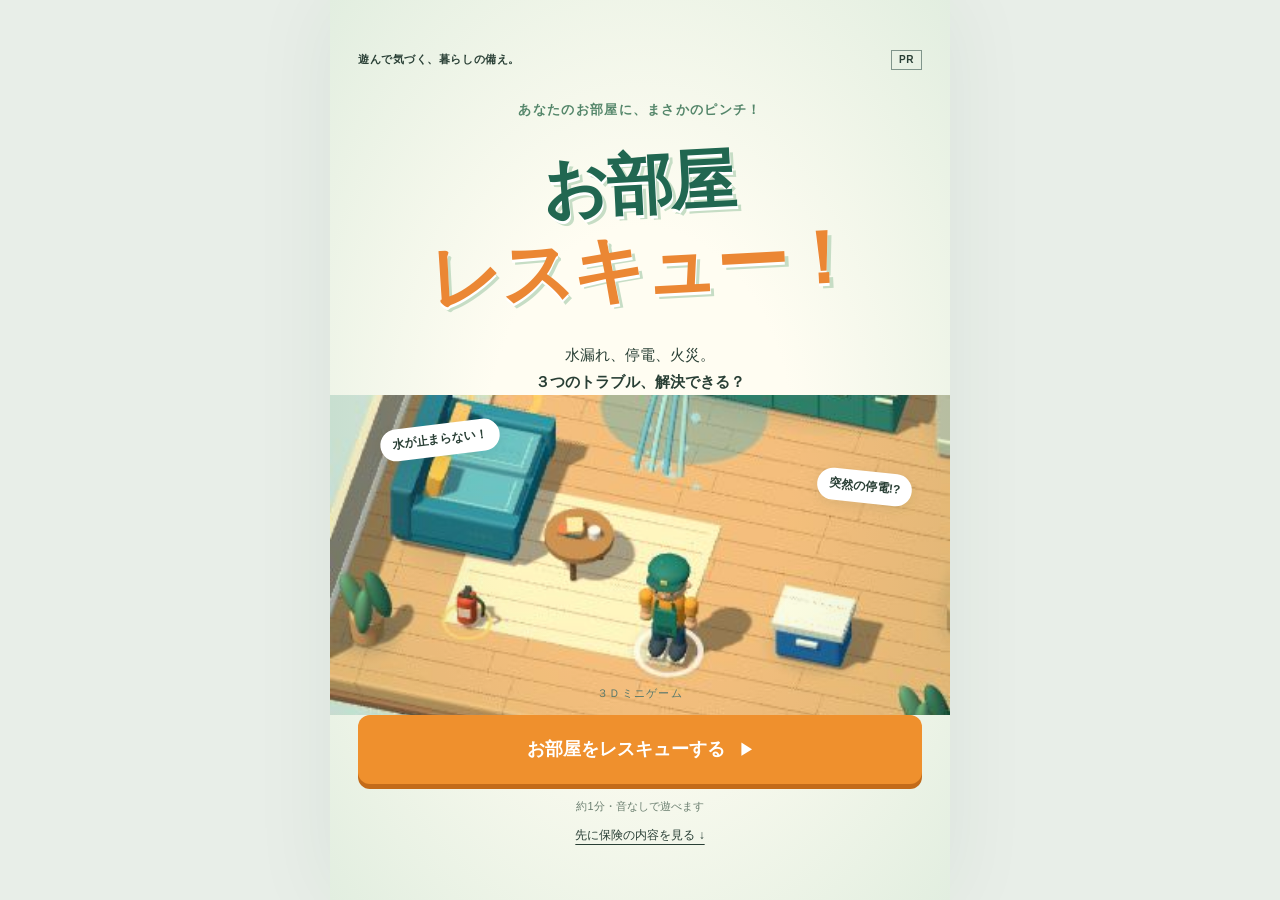
<file: index.html>
<!doctype html><html lang="ja"><head><meta charset="utf-8"><meta name="viewport" content="width=device-width,initial-scale=1"><title>お部屋レスキュー！｜もしものあとも、いつもの暮らしへ。</title><meta name="description" content="3Dミニゲームでお部屋のトラブルを体験。賃貸の暮らしを支える、自分サイズの家財保険をご紹介します。"><link rel="stylesheet" href="lp.css?v=20261005"></head><body>
<main class="page"><section class="hero" id="top"><div class="hero-top"><span>遊んで気づく、暮らしの備え。</span><span class="pr">PR</span></div><p class="eyebrow">あなたのお部屋に、まさかのピンチ！</p><h1>お部屋<span>レスキュー！</span></h1><p class="hero-copy">水漏れ、停電、火災。<br><strong>３つのトラブル、解決できる？</strong></p><div class="room-wrap"><img src="assets/room.jpg" alt="家具や家電が並ぶ、ゲームの3Dのお部屋" class="room"><span class="bubble b1">水が止まらない！</span><span class="bubble b2">突然の停電!?</span><span class="room-tag">３Ｄミニゲーム</span></div><button class="play" id="start">お部屋をレスキューする <span>▶</span></button><p class="play-note">約1分・音なしで遊べます</p><a href="#story" class="skip" id="skip">先に保険の内容を見る ↓</a></section>
<div id="details" hidden><section class="offer-first section" id="offer"><p class="eyebrow" id="result">トラブルのあとにも、備えを。</p><p class="offer-kicker">賃貸物件のトラブルに備える</p><h2>自分サイズの<br><span>家財保険</span></h2><p class="offer-sub">セブン-イレブンオリジナル商品</p><div class="offer-price"><span>保険料〈保険期間2年・一時払〉</span><strong>7,000<small>円〜</small></strong></div><p class="offer-benefit">いまの家財保険、見直してみませんか？<br><b>自分に合うプランで、保険料を抑えられるかも。</b></p><a class="cta" href="https://www.7-insurance.jp/lp/sej_mysizekazai/">保険料・補償内容を確認する <span>›</span></a><p class="offer-foot">（生活あんしん総合保険）家財の保険金額100万円のプランから</p><a class="skip" href="#story">ゲームで起きたトラブル、その後は？ ↓</a></section><section class="story section" id="story"><p class="eyebrow">ゲームの、その先のお話。</p><h2>トラブルは止めても、<br><em>損害は残る。</em></h2><p class="lead">いつもの部屋に戻すには、<br>修理や買い替えが必要になることも。</p><div class="accidents"><article><img src="assets/item-img-07.svg" alt="近隣住民への賠償" loading="lazy"><div><span>水漏れのあと</span><h3>下の階のお部屋は？</h3><p>自分の部屋だけでなく、近隣への賠償が必要になることも。</p></div></article><article><img src="assets/item-img-02.svg" alt="落雷" loading="lazy"><div><span>落雷のあと</span><h3>壊れた家電は？</h3><p>電気が戻っても、故障した家電の修理・買い替えは別の問題。</p></div></article><article><img src="assets/item-img-01.svg" alt="火災" loading="lazy"><div><span>火災のあと</span><h3>家具や、お部屋の壁は？</h3><p>大切な家財の損害や、大家さんへの賠償に備えたい。</p></div></article></div><p class="note">ゲームは演出です。描写した損害すべてが補償されるものではありません。実際の事故時は身の安全を最優先にしてください。</p></section>
<section class="protection section"><p class="eyebrow">そこで、暮らしにこんな備え。</p><h2>自分の持ちものも、<br>誰かへの賠償も。</h2><div class="coverage"><article><img src="assets/item-img-11.png" alt="家具や家電などの家財" loading="lazy"><span>01</span><h3>家財への備え</h3><p>家具・家電・衣服など、<br>自分の持ちものの損害に。</p></article><article><img src="assets/item-img-05.svg" alt="お部屋での事故" loading="lazy"><span>02</span><h3>賠償への備え</h3><p>大家さんや近隣の方への<br>賠償責任に。</p></article></div><p class="note">補償には条件・限度額があります。詳細は公式サイトの重要事項説明書・ご契約のしおり（普通保険約款）をご確認ください。</p></section>
<section class="product section" id="product"><p class="eyebrow">賃貸住宅にお住まいの方へ</p><img class="product-title" src="assets/product-title.png" alt="セブン-イレブンオリジナル商品 自分サイズの家財保険" loading="lazy"><p class="product-sub">（生活あんしん総合保険）</p><div class="price"><span>保険期間 <b>2年</b>で</span><strong>7,000<small>円〜</small></strong><p>1日あたり 約<strong>9.6</strong>円〜</p></div><div class="features"><article><b>01</b><div><h3>必要な補償額を、自分で選べる。</h3><p>持ちものや暮らしに合わせて、4つのプランから。</p></div></article><article><b>02</b><div><h3>WEBで最短3分のお手続き。</h3><p>スマホから、いつでもどこでもお申込み。</p></div></article><article><b>03</b><div><h3>引っ越し先でも、そのまま。</h3><p>お引越し時は住所変更のお手続きでOK。</p></div></article></div><a class="cta" href="https://www.7-insurance.jp/lp/sej_mysizekazai/">保険料・補償内容を確認する <span>›</span></a><p class="under-cta">公式サイトで自分に合うプランをチェック</p></section>
<section class="switching section"><p class="eyebrow">不動産会社で加入したままの方へ</p><h2>家財保険を見直して、<br><em>保険料を抑えられるかも。</em></h2><p>入居時に不動産会社を通じて加入した家財保険。<br>そのまま更新する前に、保険料と補償内容を比べてみませんか？</p><div class="switch-card"><b>持ちものに合った補償額を選ぶ。</b><p>「自分サイズの家財保険」は、4つのプランから選べます。自分に合うプランへの切り替えで、今より保険料を抑えられる可能性があります。</p></div><p class="note">現在のご契約・選ぶプランによっては保険料が安くならない場合があります。切り替え前に、補償内容・保険期間・賃貸借契約で必要な保険金額をご確認ください。</p><a class="cta" href="https://www.7-insurance.jp/lp/sej_mysizekazai/">自分に合うプランを確認する <span>›</span></a></section><section class="plans section"><p class="eyebrow">持ちものの金額に合わせて。</p><h2>あなたに合う、<br>「自分サイズ」を。</h2><table><caption>選べる4つのプラン〈保険期間2年〉</caption><thead><tr><th>プラン</th><th>家財の保険金額</th><th>一時払保険料</th></tr></thead><tbody><tr><th>A</th><td>100万円</td><td>7,000円</td></tr><tr><th>B</th><td>300万円</td><td>10,000円</td></tr><tr><th>C</th><td>500万円</td><td>13,000円</td></tr><tr><th>D</th><td>700万円</td><td>16,000円</td></tr></tbody></table><p class="note">賠償の保険金額は各プラン1,000万円。賃貸借契約で保険金額が定められている場合がありますので、ご確認ください。</p><div class="closing"><h2>もしものあとも、<br>いつもの暮らしへ。</h2><a class="cta" href="https://www.7-insurance.jp/lp/sej_mysizekazai/">自分に合う備えを見てみる <span>›</span></a></div><button class="replay" id="replay">もう一度ゲームで遊ぶ ↻</button></section><footer><p>引受保険会社：アイアル少額短期保険株式会社</p><p>このページは商品の概要を紹介するものです。<br>ご契約にあたっては公式サイトで最新の条件をご確認ください。</p></footer></div></main>
<div class="game-modal" id="gameModal" hidden><button class="exit" id="exit">ゲームを終了して説明へ ›</button><iframe id="game" title="お部屋レスキュー 3Dゲーム"></iframe></div><div class="sticky" id="sticky" hidden><a class="cta" href="https://www.7-insurance.jp/lp/sej_mysizekazai/">保険料・補償内容を見る <span>›</span></a></div><script src="lp.js?v=20261005b"></script></body></html>
</file>
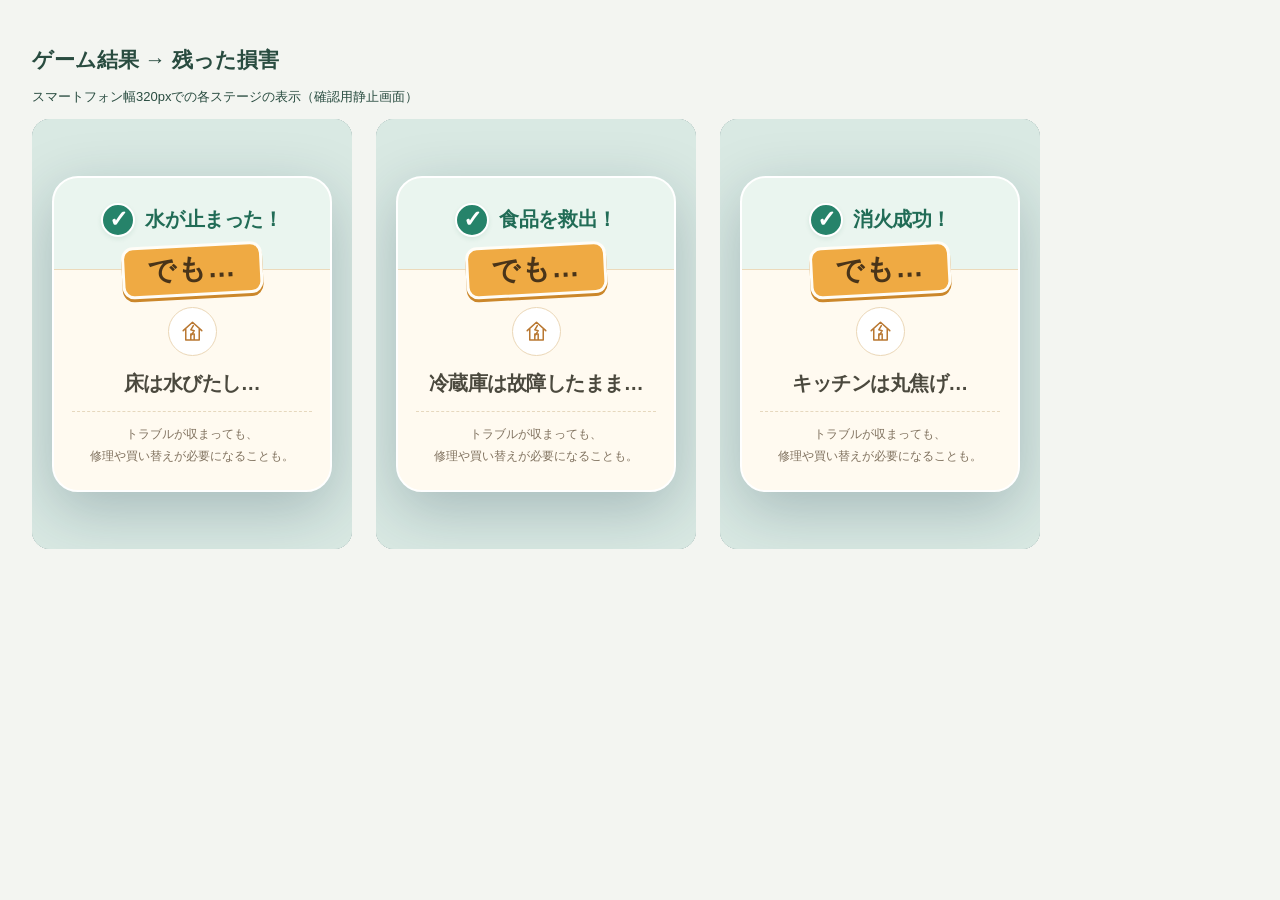
<file: result-preview.html>
<!doctype html><html lang="ja"><meta charset="utf-8"><meta name="viewport" content="width=device-width,initial-scale=1"><title>結果カード デザイン確認</title><style>body{margin:0;padding:32px;background:#f3f5f1;color:#294c40;font-family:Meiryo,sans-serif}h1{font-size:21px}p{font-size:13px}.cards{display:flex;gap:24px;flex-wrap:wrap}iframe{border:0;border-radius:18px;width:320px;height:430px}</style><h1>ゲーム結果 → 残った損害</h1><p>スマートフォン幅320pxでの各ステージの表示（確認用静止画面）</p><div class="cards"><iframe title="水が止まった！" srcdoc="&lt;style&gt;
*{box-sizing:border-box;-webkit-tap-highlight-color:transparent}html,body{margin:0;width:100%;height:100%;overflow:hidden;overscroll-behavior:none;background:#153944;font-family:&quot;Hiragino Kaku Gothic ProN&quot;,Meiryo,sans-serif;color:#173d46}button,a{font:inherit}button{cursor:pointer}#app{position:relative;width:100%;max-width:620px;height:100%;height:100dvh;margin:auto;overflow:hidden;background:#d7e9e4;touch-action:none;user-select:none;-webkit-user-select:none;-webkit-touch-callout:none}canvas{width:100%;height:100%;display:block}#hud{position:absolute;top:max(12px,env(safe-area-inset-top));left:18px;right:18px;pointer-events:none}.top{display:flex;justify-content:space-between;align-items:center}.logo{font-size:22px;font-weight:1000;letter-spacing:-1px;line-height:1.2;text-shadow:0 2px #fff}.logo small{display:block;font-size:10px;letter-spacing:2.6px;color:#4c8078}.time{background:#174650;color:white;border:3px solid white;border-radius:16px;min-width:64px;display:flex;align-items:baseline;justify-content:center;padding:7px 8px;box-shadow:0 3px 12px #23452c20;font-size:12px;font-weight:bold}.time b{font-size:26px;margin-right:3px}.time.urgent{background:#d65038;animation:beat .5s infinite alternate}.steps{display:flex;gap:6px;margin-top:11px}.step{flex:1;background:#ffffffa6;border-radius:9px;padding:7px 0;font-size:12px;font-weight:800;text-align:center;color:#698782}.step.active{background:#1e685f;color:#fff}.step.done{background:#9edcbf;color:#145d46}#mission{margin-top:9px;background:#fffffff5;border-radius:17px;padding:11px 14px;box-shadow:0 5px 15px #1a594017;border-left:5px solid #f3a536}#goal{font-size:18px;font-weight:900;line-height:1.4}#detail{font-size:13px;color:#526f72;line-height:1.6;margin-top:3px}.meterline{display:flex;align-items:center;gap:8px;margin-top:6px}.meterline span{font-size:11px;min-width:56px;color:#42776b;font-weight:700}#progress{height:7px;background:#dfede7;flex:1;border-radius:10px;overflow:hidden}#progress i{display:block;width:0;height:100%;background:#46ac80;border-radius:10px}.targetLabel{position:absolute;pointer-events:auto;cursor:pointer;transform:translate(-50%,-100%);border-radius:10px;border:2px solid white;background:#194c54;color:white;font-size:13px;font-weight:bold;padding:6px 10px;box-shadow:0 3px 12px #132c4035;white-space:nowrap}.targetLabel:after{content:&#x27;&#x27;;position:absolute;left:calc(50% - 5px);bottom:-11px;border:5px solid transparent;border-top-color:#fff}#controls{position:absolute;bottom:max(17px,env(safe-area-inset-bottom));left:22px;right:22px;display:flex;align-items:center;justify-content:space-between;gap:15px}#stick{width:108px;height:108px;flex:none;border:2px solid #ffffffbb;border-radius:50%;background:#ffffff45;position:relative;box-shadow:inset 0 2px 12px #49757325;touch-action:none}#stick:before{content:&#x27;移動&#x27;;position:absolute;top:-22px;width:100%;font-size:12px;text-align:center;font-weight:bold;color:#507770}#knob{width:51px;height:51px;border-radius:50%;background:#fff;border:5px solid #d6eae1;box-shadow:0 5px 12px #254a4430;position:absolute;left:calc(50% - 25.5px);top:calc(50% - 25.5px);pointer-events:none}#action{height:97px;width:116px;border-radius:24px;border:3px solid white;background:#ec9637;box-shadow:0 6px 0 #b76c28,0 8px 15px #49736730;color:white;font-weight:900;font-size:18px;line-height:1.5;touch-action:none}#action small{display:block;font-size:12px;font-weight:700}#action.ready{animation:ready 1s infinite alternate}#action.held{background:#cf731e;transform:translateY(4px);box-shadow:0 2px 0 #a75519}#action.waiting{background:#8aa89e;box-shadow:0 6px 0 #68847c;animation:none}#hint{position:absolute;bottom:147px;left:50%;transform:translateX(-50%);white-space:nowrap;font-size:14px;font-weight:800;color:#2d645e;text-align:center;padding:6px 12px;border-radius:12px;background:#ffffffb0;pointer-events:none}#pause{position:absolute;top:max(14px,env(safe-area-inset-top));right:93px;border:0;border-radius:12px;background:#ffffff99;width:33px;height:33px;color:#396c67;font-weight:bold;font-size:16px}#intro{position:absolute;inset:0;background:linear-gradient(#e6f1e560,#e6f1e570);display:flex;align-items:center;justify-content:center;pointer-events:none;z-index:4}#intro .card{padding:25px 24px 20px;max-width:370px;width:calc(100% - 44px);border:3px solid white;border-radius:30px;background:#fffffff0;box-shadow:0 16px 50px #28513c35;text-align:center}.eyebrow{font-size:11px;letter-spacing:2px;font-weight:900;color:#548c7b}h1{font-size:39px;letter-spacing:-2px;line-height:1.25;color:#195d5a;margin:8px 0 15px;text-shadow:2px 3px #d4eadb}h1 em{font-style:normal;color:#e39033}.introText{font-size:16px;line-height:1.8;margin:0}.count{display:inline-grid;place-content:center;font-size:26px;font-weight:900;background:#e8a241;border:3px solid #ffe7b0;border-radius:50%;width:51px;height:51px;color:white;margin:15px 0 6px}#intro small{display:block;font-size:12px;color:#6b817b}.flash{position:absolute;inset:0;background:#fff;opacity:0;pointer-events:none;z-index:2}#toast{position:absolute;left:50%;top:48%;transform:translate(-50%,-50%);background:white;color:#207459;border:2px solid #d1ecdf;font-size:20px;font-weight:900;white-space:nowrap;border-radius:17px;padding:12px 20px;box-shadow:0 8px 30px #214b3d33;opacity:0;pointer-events:none;z-index:3}#resolved{position:absolute;inset:0;display:none;align-items:center;justify-content:center;pointer-events:none;z-index:3}#resolved .panel{background:#fffffff2;box-shadow:0 12px 40px #153d4430;border-radius:24px;text-align:center;padding:20px 25px;width:calc(100% - 52px);max-width:390px}#resolved b{display:block;font-size:28px;color:#23835f}#resolved p{font-size:16px;margin:8px 0 0;line-height:1.8;color:#536971}.stamp{display:inline-grid;place-content:center;width:48px;height:48px;border-radius:50%;background:#d4f0de;color:#23835f;font-size:30px;font-weight:900;margin-bottom:7px}#end{position:absolute;inset:0;background:#e7f0e8ed;backdrop-filter:blur(5px);z-index:6;display:none;align-items:center;justify-content:center;flex-direction:column;padding:22px;gap:11px;text-align:center}#end h2{font-size:clamp(25px,7vw,34px);margin:0;line-height:1.45;letter-spacing:-1px}#result{font-size:14px;color:#397660;font-weight:bold}.damageRow{display:flex;gap:6px;width:100%;max-width:410px}.damageRow span{flex:1;background:#ffffffaf;border-radius:12px;padding:9px 3px;font-size:12px;line-height:1.7;color:#60665c}.damageRow b{font-size:14px;display:block;color:#465c55}.product{background:#fff;border-radius:24px;padding:18px;width:100%;max-width:410px;box-shadow:0 8px 24px #1c544714}.name{font-weight:900;font-size:21px}.price{font-size:14px;margin:7px 0 12px}.price strong{font-size:33px;letter-spacing:-1px;color:#287a57}.primary{display:block;width:100%;text-decoration:none;color:white;background:#e99230;border:0;border-radius:13px;padding:14px 5px;font-size:17px;font-weight:900;box-shadow:0 5px 0 #be6c21}.fine{font-size:11px;line-height:1.65;margin:0;color:#5e746e;max-width:410px}.secondary{border:0;background:none;color:#496f66;font-size:14px;text-decoration:underline;padding:9px}#pauseLayer{display:none;position:absolute;inset:0;z-index:9;background:#173f4888;align-items:center;justify-content:center}#resume{width:240px}#error{display:none;position:absolute;inset:0;background:white;padding:70px 25px;z-index:20;text-align:center}#caption{position:absolute;bottom:133px;right:22px;font-size:10px;color:#618177;pointer-events:none} @keyframes ready{to{box-shadow:0 6px 0 #b76c28,0 0 0 7px #f4b94b35}}@keyframes beat{to{transform:scale(1.04)}}@media(max-height:680px){#hud{top:9px;left:14px;right:14px}.logo{font-size:19px}.time{padding:4px 7px}.time b{font-size:23px}.steps{margin-top:7px}.step{padding:5px 0}#mission{margin-top:6px;padding:8px 10px}#goal{font-size:16px}#detail{font-size:12px}#controls{bottom:12px;left:18px;right:18px}#stick{width:85px;height:85px}#action{height:82px;width:104px;font-size:16px}#hint{bottom:113px;font-size:12px}#caption{display:none}#end{gap:7px;padding:15px}.product{padding:13px}#end h2{font-size:25px}.damageRow span{padding:5px 2px}.damageRow b{font-size:12px;white-space:nowrap}.price{margin:3px 0 9px}.fine{font-size:10px}.secondary{padding:6px}}

/* Compact end card using the official LP&#x27;s original first-view assets. */
#end{padding:clamp(12px,2.2vh,22px) 18px;gap:8px;background:linear-gradient(155deg,#e8f3e9f7,#fff9edfa);backdrop-filter:blur(8px)}
#end #result{font-size:12px;letter-spacing:.05em;color:#4e7866}
#end h2{font-size:clamp(25px,3.6vh,32px);line-height:1.32;margin:0;color:#1f5448}
.ctaBridge{font-size:13px;line-height:1.6;color:#58726b;margin:0}
.offerCard{width:100%;max-width:400px;background:white;border:1px solid #eadfc8;border-radius:23px;padding:14px 15px 10px;box-shadow:0 8px 28px #396c4715}
.fvArtwork{display:flex;align-items:center;flex-direction:column;gap:5px;width:100%;background:#fffdf6;border-radius:12px;padding:8px 0 3px}
.fvArtwork img{display:block;object-fit:contain;flex-shrink:0;width:100%;height:auto}
.fvArtwork .fvTitle{max-height:clamp(78px,14vh,118px)}
.fvArtwork .fvPrice{max-height:clamp(122px,24vh,203px)}
.offerBenefits{display:flex;justify-content:center;gap:0;padding:10px 0;font-size:12px;color:#537b66;line-height:1.6}
.offerBenefits span{width:50%;text-align:center;white-space:nowrap}
.offerBenefits span+span{border-left:1px solid #dce7d9}
.offerBenefits strong{display:block;font-size:15px;color:#237248;font-weight:900}
#end #cta{background:#008c43;box-shadow:0 5px 0 #006e35;border-radius:12px;font-size:16px;padding:14px 3px;white-space:nowrap}
#end #cta span{font-size:22px;line-height:0;vertical-align:-1px;margin-left:4px}
.offerAfter{font-size:11px;color:#67816f;margin:10px 0 0}
#end .fine{font-size:10px;line-height:1.55;max-width:400px;text-align:left;margin:0}
#end #replay{font-size:13px;padding:6px 12px;flex-shrink:0}
@media(max-height:680px){#end{gap:5px;padding:10px 14px}#end h2{font-size:24px}.ctaBridge{font-size:12px;line-height:1.5}.offerCard{padding:8px 11px 7px;border-radius:18px}.fvArtwork{padding:3px 0;gap:2px}#end #result{display:none}.fvArtwork .fvTitle{max-height:85px}.fvArtwork .fvPrice{max-height:134px}.offerBenefits{padding:6px 0}.offerBenefits strong{font-size:13px}#end #cta{padding:12px 2px;font-size:15px}.offerAfter{margin-top:8px;font-size:10px}#end #replay{padding:4px 10px}#end .fine{font-size:10px;line-height:1.4}}

/* Playable usability refinement */
#operationGuide{display:flex;align-items:center;gap:5px;margin-top:5px;font-size:12px;font-weight:800;color:#21755b;line-height:1.5}
.guideIcon{display:inline-block;font-size:18px;animation:guideTap 1.1s ease-in-out infinite}
@keyframes guideTap{50%{transform:translateY(3px) scale(.86)}}
#mission[data-stage=&quot;1&quot;] #operationGuide{color:#257198}
#toast{top:55px;transform:translateX(-50%);font-size:14px;padding:7px 12px;max-width:calc(100% - 24px);white-space:normal;text-align:center;box-shadow:0 3px 12px #214b3d25}
#hint{max-width:calc(100% - 20px);white-space:normal;width:max-content;line-height:1.5}
#hint.outOfRange{background:#fff0d7;color:#9b4d15;border:2px solid #eaa347}
#hint.hitting{background:#daf7e5;color:#167340;border:2px solid #43bd79}
#action.waiting{background:#4f9292;box-shadow:0 6px 0 #356b70;color:#fff}
#end .fine{font-size:12px;line-height:1.45}
#end #replay{font-size:14px;min-height:36px;padding:7px 12px}
.readablePrice{display:none;color:#167942;padding:5px 0;line-height:1.3}
.readablePrice span{display:block;font-size:12px}.readablePrice strong{display:block;font-size:34px;font-weight:900}.readablePrice small{font-size:18px}
#rotateNotice{display:none;position:absolute;inset:0;z-index:30;background:#edf5ec;flex-direction:column;align-items:center;justify-content:center;gap:12px;text-align:center;padding:20px}
#rotateNotice&gt;span{font-size:48px;color:#228364}#rotateNotice b{font-size:21px}#rotateNotice p{font-size:14px;line-height:1.8;margin:0}
@media(max-height:740px){#end{gap:5px;padding:10px 14px}#end h2{font-size:24px}#end #result{display:none}.fvArtwork .fvPrice{display:none}.readablePrice{display:block}.fvArtwork .fvTitle{max-height:85px}.fvArtwork{padding:0}.offerCard{padding:8px 11px}.offerBenefits{padding:5px 0}.offerAfter{margin-top:8px}#end .fine{font-size:12px;line-height:1.4}}
@media(max-height:600px){#end{gap:4px}#end h2{font-size:22px}.fvArtwork .fvTitle{max-height:66px}.ctaBridge{font-size:12px}.readablePrice{padding:2px 0}.readablePrice strong{font-size:30px}.offerAfter{display:none}#end #replay{min-height:32px;padding:4px 10px}#operationGuide{font-size:11px;margin-top:3px}.guideIcon{font-size:15px}#toast{top:49px}}
/* Result card: success first, then the remaining damage. */
#resolved{background:#163c4866;backdrop-filter:blur(3px)}
#resolved .panel{width:calc(100% - 40px);max-width:360px;padding:0;border:2px solid #fff;border-radius:26px;overflow:hidden;background:#fffdf7;box-shadow:0 18px 60px #102f4540;max-height:92%;animation:result-in .28s ease-out}
.resolve-success{display:flex;align-items:center;justify-content:center;gap:10px;padding:25px 16px 32px;background:#eaf5ef}
#resolved .stamp{width:34px;height:34px;flex-shrink:0;margin:0;border:2px solid #fff;background:#26836a;color:#fff;font-size:23px;box-shadow:0 2px 5px #19654c18}
#resolved #resolveTitle{font-size:clamp(20px,5.7vw,25px);line-height:1.35;color:#216c56;letter-spacing:-.02em}
.resolve-aftermath{position:relative;padding:32px 18px 23px;border-top:1px solid #ecdabb;background:#fffaf0}
#resolved #resolveBut{position:absolute;top:0;left:50%;transform:translate(-50%,-50%) rotate(-3deg);display:block;width:max-content;padding:5px 23px 7px;border:3px solid #fffdf7;border-radius:12px;background:#efaa43;box-shadow:0 3px 0 #cb872b;color:#493419;font-size:28px;line-height:1.2;letter-spacing:.03em}
.resolve-damage-icon{display:flex;align-items:center;justify-content:center;margin:5px auto 12px;width:49px;height:49px;border:1px solid #ebd7b7;border-radius:50%;background:#fff;color:#b97832}
.resolve-damage-icon svg{width:27px;height:27px}
#resolved #resolveDetail{font-size:clamp(20px,5.8vw,25px);line-height:1.55;font-weight:800;color:#4b493e;margin:0;letter-spacing:-.025em;overflow-wrap:anywhere}
#resolved .resolve-next{display:block;font-size:12px;line-height:1.8;color:#80725f;margin:12px auto 0;padding-top:12px;border-top:1px dashed #e6d8be;max-width:260px}
@keyframes result-in{from{opacity:0;transform:translateY(12px) scale(.97)}to{opacity:1;transform:none}}
@media(prefers-reduced-motion:reduce){#resolved .panel{animation:none}}
body{background:#d9e9e3}#resolved{display:flex;background:#d9e9e3;backdrop-filter:none}&lt;/style&gt;&lt;div id=&quot;resolved&quot; role=&quot;status&quot; aria-live=&quot;polite&quot;&gt;&lt;div class=&quot;panel&quot;&gt;&lt;div class=&quot;resolve-success&quot;&gt;&lt;div class=&quot;stamp&quot; id=&quot;stamp&quot; aria-hidden=&quot;true&quot;&gt;✓&lt;/div&gt;&lt;b id=&quot;resolveTitle&quot;&gt;水が止まった！&lt;/b&gt;&lt;/div&gt;&lt;div class=&quot;resolve-aftermath&quot;&gt;&lt;strong id=&quot;resolveBut&quot;&gt;でも…&lt;/strong&gt;&lt;span class=&quot;resolve-damage-icon&quot; aria-hidden=&quot;true&quot;&gt;&lt;svg viewBox=&quot;0 0 32 32&quot; fill=&quot;none&quot; stroke=&quot;currentColor&quot; stroke-width=&quot;1.8&quot; stroke-linecap=&quot;round&quot; stroke-linejoin=&quot;round&quot;&gt;&lt;path d=&quot;M5 15 16 5l11 10M8 13v13h16V13M14 26v-7h4v7&quot;/&gt;&lt;path d=&quot;m17 9-3 5 4 1-3 5&quot;/&gt;&lt;/svg&gt;&lt;/span&gt;&lt;p id=&quot;resolveDetail&quot;&gt;床は水びたし…&lt;/p&gt;&lt;small class=&quot;resolve-next&quot;&gt;トラブルが収まっても、&lt;br&gt;修理や買い替えが必要になることも。&lt;/small&gt;&lt;/div&gt;&lt;/div&gt;&lt;/div&gt;"></iframe><iframe title="食品を救出！" srcdoc="&lt;style&gt;
*{box-sizing:border-box;-webkit-tap-highlight-color:transparent}html,body{margin:0;width:100%;height:100%;overflow:hidden;overscroll-behavior:none;background:#153944;font-family:&quot;Hiragino Kaku Gothic ProN&quot;,Meiryo,sans-serif;color:#173d46}button,a{font:inherit}button{cursor:pointer}#app{position:relative;width:100%;max-width:620px;height:100%;height:100dvh;margin:auto;overflow:hidden;background:#d7e9e4;touch-action:none;user-select:none;-webkit-user-select:none;-webkit-touch-callout:none}canvas{width:100%;height:100%;display:block}#hud{position:absolute;top:max(12px,env(safe-area-inset-top));left:18px;right:18px;pointer-events:none}.top{display:flex;justify-content:space-between;align-items:center}.logo{font-size:22px;font-weight:1000;letter-spacing:-1px;line-height:1.2;text-shadow:0 2px #fff}.logo small{display:block;font-size:10px;letter-spacing:2.6px;color:#4c8078}.time{background:#174650;color:white;border:3px solid white;border-radius:16px;min-width:64px;display:flex;align-items:baseline;justify-content:center;padding:7px 8px;box-shadow:0 3px 12px #23452c20;font-size:12px;font-weight:bold}.time b{font-size:26px;margin-right:3px}.time.urgent{background:#d65038;animation:beat .5s infinite alternate}.steps{display:flex;gap:6px;margin-top:11px}.step{flex:1;background:#ffffffa6;border-radius:9px;padding:7px 0;font-size:12px;font-weight:800;text-align:center;color:#698782}.step.active{background:#1e685f;color:#fff}.step.done{background:#9edcbf;color:#145d46}#mission{margin-top:9px;background:#fffffff5;border-radius:17px;padding:11px 14px;box-shadow:0 5px 15px #1a594017;border-left:5px solid #f3a536}#goal{font-size:18px;font-weight:900;line-height:1.4}#detail{font-size:13px;color:#526f72;line-height:1.6;margin-top:3px}.meterline{display:flex;align-items:center;gap:8px;margin-top:6px}.meterline span{font-size:11px;min-width:56px;color:#42776b;font-weight:700}#progress{height:7px;background:#dfede7;flex:1;border-radius:10px;overflow:hidden}#progress i{display:block;width:0;height:100%;background:#46ac80;border-radius:10px}.targetLabel{position:absolute;pointer-events:auto;cursor:pointer;transform:translate(-50%,-100%);border-radius:10px;border:2px solid white;background:#194c54;color:white;font-size:13px;font-weight:bold;padding:6px 10px;box-shadow:0 3px 12px #132c4035;white-space:nowrap}.targetLabel:after{content:&#x27;&#x27;;position:absolute;left:calc(50% - 5px);bottom:-11px;border:5px solid transparent;border-top-color:#fff}#controls{position:absolute;bottom:max(17px,env(safe-area-inset-bottom));left:22px;right:22px;display:flex;align-items:center;justify-content:space-between;gap:15px}#stick{width:108px;height:108px;flex:none;border:2px solid #ffffffbb;border-radius:50%;background:#ffffff45;position:relative;box-shadow:inset 0 2px 12px #49757325;touch-action:none}#stick:before{content:&#x27;移動&#x27;;position:absolute;top:-22px;width:100%;font-size:12px;text-align:center;font-weight:bold;color:#507770}#knob{width:51px;height:51px;border-radius:50%;background:#fff;border:5px solid #d6eae1;box-shadow:0 5px 12px #254a4430;position:absolute;left:calc(50% - 25.5px);top:calc(50% - 25.5px);pointer-events:none}#action{height:97px;width:116px;border-radius:24px;border:3px solid white;background:#ec9637;box-shadow:0 6px 0 #b76c28,0 8px 15px #49736730;color:white;font-weight:900;font-size:18px;line-height:1.5;touch-action:none}#action small{display:block;font-size:12px;font-weight:700}#action.ready{animation:ready 1s infinite alternate}#action.held{background:#cf731e;transform:translateY(4px);box-shadow:0 2px 0 #a75519}#action.waiting{background:#8aa89e;box-shadow:0 6px 0 #68847c;animation:none}#hint{position:absolute;bottom:147px;left:50%;transform:translateX(-50%);white-space:nowrap;font-size:14px;font-weight:800;color:#2d645e;text-align:center;padding:6px 12px;border-radius:12px;background:#ffffffb0;pointer-events:none}#pause{position:absolute;top:max(14px,env(safe-area-inset-top));right:93px;border:0;border-radius:12px;background:#ffffff99;width:33px;height:33px;color:#396c67;font-weight:bold;font-size:16px}#intro{position:absolute;inset:0;background:linear-gradient(#e6f1e560,#e6f1e570);display:flex;align-items:center;justify-content:center;pointer-events:none;z-index:4}#intro .card{padding:25px 24px 20px;max-width:370px;width:calc(100% - 44px);border:3px solid white;border-radius:30px;background:#fffffff0;box-shadow:0 16px 50px #28513c35;text-align:center}.eyebrow{font-size:11px;letter-spacing:2px;font-weight:900;color:#548c7b}h1{font-size:39px;letter-spacing:-2px;line-height:1.25;color:#195d5a;margin:8px 0 15px;text-shadow:2px 3px #d4eadb}h1 em{font-style:normal;color:#e39033}.introText{font-size:16px;line-height:1.8;margin:0}.count{display:inline-grid;place-content:center;font-size:26px;font-weight:900;background:#e8a241;border:3px solid #ffe7b0;border-radius:50%;width:51px;height:51px;color:white;margin:15px 0 6px}#intro small{display:block;font-size:12px;color:#6b817b}.flash{position:absolute;inset:0;background:#fff;opacity:0;pointer-events:none;z-index:2}#toast{position:absolute;left:50%;top:48%;transform:translate(-50%,-50%);background:white;color:#207459;border:2px solid #d1ecdf;font-size:20px;font-weight:900;white-space:nowrap;border-radius:17px;padding:12px 20px;box-shadow:0 8px 30px #214b3d33;opacity:0;pointer-events:none;z-index:3}#resolved{position:absolute;inset:0;display:none;align-items:center;justify-content:center;pointer-events:none;z-index:3}#resolved .panel{background:#fffffff2;box-shadow:0 12px 40px #153d4430;border-radius:24px;text-align:center;padding:20px 25px;width:calc(100% - 52px);max-width:390px}#resolved b{display:block;font-size:28px;color:#23835f}#resolved p{font-size:16px;margin:8px 0 0;line-height:1.8;color:#536971}.stamp{display:inline-grid;place-content:center;width:48px;height:48px;border-radius:50%;background:#d4f0de;color:#23835f;font-size:30px;font-weight:900;margin-bottom:7px}#end{position:absolute;inset:0;background:#e7f0e8ed;backdrop-filter:blur(5px);z-index:6;display:none;align-items:center;justify-content:center;flex-direction:column;padding:22px;gap:11px;text-align:center}#end h2{font-size:clamp(25px,7vw,34px);margin:0;line-height:1.45;letter-spacing:-1px}#result{font-size:14px;color:#397660;font-weight:bold}.damageRow{display:flex;gap:6px;width:100%;max-width:410px}.damageRow span{flex:1;background:#ffffffaf;border-radius:12px;padding:9px 3px;font-size:12px;line-height:1.7;color:#60665c}.damageRow b{font-size:14px;display:block;color:#465c55}.product{background:#fff;border-radius:24px;padding:18px;width:100%;max-width:410px;box-shadow:0 8px 24px #1c544714}.name{font-weight:900;font-size:21px}.price{font-size:14px;margin:7px 0 12px}.price strong{font-size:33px;letter-spacing:-1px;color:#287a57}.primary{display:block;width:100%;text-decoration:none;color:white;background:#e99230;border:0;border-radius:13px;padding:14px 5px;font-size:17px;font-weight:900;box-shadow:0 5px 0 #be6c21}.fine{font-size:11px;line-height:1.65;margin:0;color:#5e746e;max-width:410px}.secondary{border:0;background:none;color:#496f66;font-size:14px;text-decoration:underline;padding:9px}#pauseLayer{display:none;position:absolute;inset:0;z-index:9;background:#173f4888;align-items:center;justify-content:center}#resume{width:240px}#error{display:none;position:absolute;inset:0;background:white;padding:70px 25px;z-index:20;text-align:center}#caption{position:absolute;bottom:133px;right:22px;font-size:10px;color:#618177;pointer-events:none} @keyframes ready{to{box-shadow:0 6px 0 #b76c28,0 0 0 7px #f4b94b35}}@keyframes beat{to{transform:scale(1.04)}}@media(max-height:680px){#hud{top:9px;left:14px;right:14px}.logo{font-size:19px}.time{padding:4px 7px}.time b{font-size:23px}.steps{margin-top:7px}.step{padding:5px 0}#mission{margin-top:6px;padding:8px 10px}#goal{font-size:16px}#detail{font-size:12px}#controls{bottom:12px;left:18px;right:18px}#stick{width:85px;height:85px}#action{height:82px;width:104px;font-size:16px}#hint{bottom:113px;font-size:12px}#caption{display:none}#end{gap:7px;padding:15px}.product{padding:13px}#end h2{font-size:25px}.damageRow span{padding:5px 2px}.damageRow b{font-size:12px;white-space:nowrap}.price{margin:3px 0 9px}.fine{font-size:10px}.secondary{padding:6px}}

/* Compact end card using the official LP&#x27;s original first-view assets. */
#end{padding:clamp(12px,2.2vh,22px) 18px;gap:8px;background:linear-gradient(155deg,#e8f3e9f7,#fff9edfa);backdrop-filter:blur(8px)}
#end #result{font-size:12px;letter-spacing:.05em;color:#4e7866}
#end h2{font-size:clamp(25px,3.6vh,32px);line-height:1.32;margin:0;color:#1f5448}
.ctaBridge{font-size:13px;line-height:1.6;color:#58726b;margin:0}
.offerCard{width:100%;max-width:400px;background:white;border:1px solid #eadfc8;border-radius:23px;padding:14px 15px 10px;box-shadow:0 8px 28px #396c4715}
.fvArtwork{display:flex;align-items:center;flex-direction:column;gap:5px;width:100%;background:#fffdf6;border-radius:12px;padding:8px 0 3px}
.fvArtwork img{display:block;object-fit:contain;flex-shrink:0;width:100%;height:auto}
.fvArtwork .fvTitle{max-height:clamp(78px,14vh,118px)}
.fvArtwork .fvPrice{max-height:clamp(122px,24vh,203px)}
.offerBenefits{display:flex;justify-content:center;gap:0;padding:10px 0;font-size:12px;color:#537b66;line-height:1.6}
.offerBenefits span{width:50%;text-align:center;white-space:nowrap}
.offerBenefits span+span{border-left:1px solid #dce7d9}
.offerBenefits strong{display:block;font-size:15px;color:#237248;font-weight:900}
#end #cta{background:#008c43;box-shadow:0 5px 0 #006e35;border-radius:12px;font-size:16px;padding:14px 3px;white-space:nowrap}
#end #cta span{font-size:22px;line-height:0;vertical-align:-1px;margin-left:4px}
.offerAfter{font-size:11px;color:#67816f;margin:10px 0 0}
#end .fine{font-size:10px;line-height:1.55;max-width:400px;text-align:left;margin:0}
#end #replay{font-size:13px;padding:6px 12px;flex-shrink:0}
@media(max-height:680px){#end{gap:5px;padding:10px 14px}#end h2{font-size:24px}.ctaBridge{font-size:12px;line-height:1.5}.offerCard{padding:8px 11px 7px;border-radius:18px}.fvArtwork{padding:3px 0;gap:2px}#end #result{display:none}.fvArtwork .fvTitle{max-height:85px}.fvArtwork .fvPrice{max-height:134px}.offerBenefits{padding:6px 0}.offerBenefits strong{font-size:13px}#end #cta{padding:12px 2px;font-size:15px}.offerAfter{margin-top:8px;font-size:10px}#end #replay{padding:4px 10px}#end .fine{font-size:10px;line-height:1.4}}

/* Playable usability refinement */
#operationGuide{display:flex;align-items:center;gap:5px;margin-top:5px;font-size:12px;font-weight:800;color:#21755b;line-height:1.5}
.guideIcon{display:inline-block;font-size:18px;animation:guideTap 1.1s ease-in-out infinite}
@keyframes guideTap{50%{transform:translateY(3px) scale(.86)}}
#mission[data-stage=&quot;1&quot;] #operationGuide{color:#257198}
#toast{top:55px;transform:translateX(-50%);font-size:14px;padding:7px 12px;max-width:calc(100% - 24px);white-space:normal;text-align:center;box-shadow:0 3px 12px #214b3d25}
#hint{max-width:calc(100% - 20px);white-space:normal;width:max-content;line-height:1.5}
#hint.outOfRange{background:#fff0d7;color:#9b4d15;border:2px solid #eaa347}
#hint.hitting{background:#daf7e5;color:#167340;border:2px solid #43bd79}
#action.waiting{background:#4f9292;box-shadow:0 6px 0 #356b70;color:#fff}
#end .fine{font-size:12px;line-height:1.45}
#end #replay{font-size:14px;min-height:36px;padding:7px 12px}
.readablePrice{display:none;color:#167942;padding:5px 0;line-height:1.3}
.readablePrice span{display:block;font-size:12px}.readablePrice strong{display:block;font-size:34px;font-weight:900}.readablePrice small{font-size:18px}
#rotateNotice{display:none;position:absolute;inset:0;z-index:30;background:#edf5ec;flex-direction:column;align-items:center;justify-content:center;gap:12px;text-align:center;padding:20px}
#rotateNotice&gt;span{font-size:48px;color:#228364}#rotateNotice b{font-size:21px}#rotateNotice p{font-size:14px;line-height:1.8;margin:0}
@media(max-height:740px){#end{gap:5px;padding:10px 14px}#end h2{font-size:24px}#end #result{display:none}.fvArtwork .fvPrice{display:none}.readablePrice{display:block}.fvArtwork .fvTitle{max-height:85px}.fvArtwork{padding:0}.offerCard{padding:8px 11px}.offerBenefits{padding:5px 0}.offerAfter{margin-top:8px}#end .fine{font-size:12px;line-height:1.4}}
@media(max-height:600px){#end{gap:4px}#end h2{font-size:22px}.fvArtwork .fvTitle{max-height:66px}.ctaBridge{font-size:12px}.readablePrice{padding:2px 0}.readablePrice strong{font-size:30px}.offerAfter{display:none}#end #replay{min-height:32px;padding:4px 10px}#operationGuide{font-size:11px;margin-top:3px}.guideIcon{font-size:15px}#toast{top:49px}}
/* Result card: success first, then the remaining damage. */
#resolved{background:#163c4866;backdrop-filter:blur(3px)}
#resolved .panel{width:calc(100% - 40px);max-width:360px;padding:0;border:2px solid #fff;border-radius:26px;overflow:hidden;background:#fffdf7;box-shadow:0 18px 60px #102f4540;max-height:92%;animation:result-in .28s ease-out}
.resolve-success{display:flex;align-items:center;justify-content:center;gap:10px;padding:25px 16px 32px;background:#eaf5ef}
#resolved .stamp{width:34px;height:34px;flex-shrink:0;margin:0;border:2px solid #fff;background:#26836a;color:#fff;font-size:23px;box-shadow:0 2px 5px #19654c18}
#resolved #resolveTitle{font-size:clamp(20px,5.7vw,25px);line-height:1.35;color:#216c56;letter-spacing:-.02em}
.resolve-aftermath{position:relative;padding:32px 18px 23px;border-top:1px solid #ecdabb;background:#fffaf0}
#resolved #resolveBut{position:absolute;top:0;left:50%;transform:translate(-50%,-50%) rotate(-3deg);display:block;width:max-content;padding:5px 23px 7px;border:3px solid #fffdf7;border-radius:12px;background:#efaa43;box-shadow:0 3px 0 #cb872b;color:#493419;font-size:28px;line-height:1.2;letter-spacing:.03em}
.resolve-damage-icon{display:flex;align-items:center;justify-content:center;margin:5px auto 12px;width:49px;height:49px;border:1px solid #ebd7b7;border-radius:50%;background:#fff;color:#b97832}
.resolve-damage-icon svg{width:27px;height:27px}
#resolved #resolveDetail{font-size:clamp(20px,5.8vw,25px);line-height:1.55;font-weight:800;color:#4b493e;margin:0;letter-spacing:-.025em;overflow-wrap:anywhere}
#resolved .resolve-next{display:block;font-size:12px;line-height:1.8;color:#80725f;margin:12px auto 0;padding-top:12px;border-top:1px dashed #e6d8be;max-width:260px}
@keyframes result-in{from{opacity:0;transform:translateY(12px) scale(.97)}to{opacity:1;transform:none}}
@media(prefers-reduced-motion:reduce){#resolved .panel{animation:none}}
body{background:#d9e9e3}#resolved{display:flex;background:#d9e9e3;backdrop-filter:none}&lt;/style&gt;&lt;div id=&quot;resolved&quot; role=&quot;status&quot; aria-live=&quot;polite&quot;&gt;&lt;div class=&quot;panel&quot;&gt;&lt;div class=&quot;resolve-success&quot;&gt;&lt;div class=&quot;stamp&quot; id=&quot;stamp&quot; aria-hidden=&quot;true&quot;&gt;✓&lt;/div&gt;&lt;b id=&quot;resolveTitle&quot;&gt;食品を救出！&lt;/b&gt;&lt;/div&gt;&lt;div class=&quot;resolve-aftermath&quot;&gt;&lt;strong id=&quot;resolveBut&quot;&gt;でも…&lt;/strong&gt;&lt;span class=&quot;resolve-damage-icon&quot; aria-hidden=&quot;true&quot;&gt;&lt;svg viewBox=&quot;0 0 32 32&quot; fill=&quot;none&quot; stroke=&quot;currentColor&quot; stroke-width=&quot;1.8&quot; stroke-linecap=&quot;round&quot; stroke-linejoin=&quot;round&quot;&gt;&lt;path d=&quot;M5 15 16 5l11 10M8 13v13h16V13M14 26v-7h4v7&quot;/&gt;&lt;path d=&quot;m17 9-3 5 4 1-3 5&quot;/&gt;&lt;/svg&gt;&lt;/span&gt;&lt;p id=&quot;resolveDetail&quot;&gt;冷蔵庫は故障したまま…&lt;/p&gt;&lt;small class=&quot;resolve-next&quot;&gt;トラブルが収まっても、&lt;br&gt;修理や買い替えが必要になることも。&lt;/small&gt;&lt;/div&gt;&lt;/div&gt;&lt;/div&gt;"></iframe><iframe title="消火成功！" srcdoc="&lt;style&gt;
*{box-sizing:border-box;-webkit-tap-highlight-color:transparent}html,body{margin:0;width:100%;height:100%;overflow:hidden;overscroll-behavior:none;background:#153944;font-family:&quot;Hiragino Kaku Gothic ProN&quot;,Meiryo,sans-serif;color:#173d46}button,a{font:inherit}button{cursor:pointer}#app{position:relative;width:100%;max-width:620px;height:100%;height:100dvh;margin:auto;overflow:hidden;background:#d7e9e4;touch-action:none;user-select:none;-webkit-user-select:none;-webkit-touch-callout:none}canvas{width:100%;height:100%;display:block}#hud{position:absolute;top:max(12px,env(safe-area-inset-top));left:18px;right:18px;pointer-events:none}.top{display:flex;justify-content:space-between;align-items:center}.logo{font-size:22px;font-weight:1000;letter-spacing:-1px;line-height:1.2;text-shadow:0 2px #fff}.logo small{display:block;font-size:10px;letter-spacing:2.6px;color:#4c8078}.time{background:#174650;color:white;border:3px solid white;border-radius:16px;min-width:64px;display:flex;align-items:baseline;justify-content:center;padding:7px 8px;box-shadow:0 3px 12px #23452c20;font-size:12px;font-weight:bold}.time b{font-size:26px;margin-right:3px}.time.urgent{background:#d65038;animation:beat .5s infinite alternate}.steps{display:flex;gap:6px;margin-top:11px}.step{flex:1;background:#ffffffa6;border-radius:9px;padding:7px 0;font-size:12px;font-weight:800;text-align:center;color:#698782}.step.active{background:#1e685f;color:#fff}.step.done{background:#9edcbf;color:#145d46}#mission{margin-top:9px;background:#fffffff5;border-radius:17px;padding:11px 14px;box-shadow:0 5px 15px #1a594017;border-left:5px solid #f3a536}#goal{font-size:18px;font-weight:900;line-height:1.4}#detail{font-size:13px;color:#526f72;line-height:1.6;margin-top:3px}.meterline{display:flex;align-items:center;gap:8px;margin-top:6px}.meterline span{font-size:11px;min-width:56px;color:#42776b;font-weight:700}#progress{height:7px;background:#dfede7;flex:1;border-radius:10px;overflow:hidden}#progress i{display:block;width:0;height:100%;background:#46ac80;border-radius:10px}.targetLabel{position:absolute;pointer-events:auto;cursor:pointer;transform:translate(-50%,-100%);border-radius:10px;border:2px solid white;background:#194c54;color:white;font-size:13px;font-weight:bold;padding:6px 10px;box-shadow:0 3px 12px #132c4035;white-space:nowrap}.targetLabel:after{content:&#x27;&#x27;;position:absolute;left:calc(50% - 5px);bottom:-11px;border:5px solid transparent;border-top-color:#fff}#controls{position:absolute;bottom:max(17px,env(safe-area-inset-bottom));left:22px;right:22px;display:flex;align-items:center;justify-content:space-between;gap:15px}#stick{width:108px;height:108px;flex:none;border:2px solid #ffffffbb;border-radius:50%;background:#ffffff45;position:relative;box-shadow:inset 0 2px 12px #49757325;touch-action:none}#stick:before{content:&#x27;移動&#x27;;position:absolute;top:-22px;width:100%;font-size:12px;text-align:center;font-weight:bold;color:#507770}#knob{width:51px;height:51px;border-radius:50%;background:#fff;border:5px solid #d6eae1;box-shadow:0 5px 12px #254a4430;position:absolute;left:calc(50% - 25.5px);top:calc(50% - 25.5px);pointer-events:none}#action{height:97px;width:116px;border-radius:24px;border:3px solid white;background:#ec9637;box-shadow:0 6px 0 #b76c28,0 8px 15px #49736730;color:white;font-weight:900;font-size:18px;line-height:1.5;touch-action:none}#action small{display:block;font-size:12px;font-weight:700}#action.ready{animation:ready 1s infinite alternate}#action.held{background:#cf731e;transform:translateY(4px);box-shadow:0 2px 0 #a75519}#action.waiting{background:#8aa89e;box-shadow:0 6px 0 #68847c;animation:none}#hint{position:absolute;bottom:147px;left:50%;transform:translateX(-50%);white-space:nowrap;font-size:14px;font-weight:800;color:#2d645e;text-align:center;padding:6px 12px;border-radius:12px;background:#ffffffb0;pointer-events:none}#pause{position:absolute;top:max(14px,env(safe-area-inset-top));right:93px;border:0;border-radius:12px;background:#ffffff99;width:33px;height:33px;color:#396c67;font-weight:bold;font-size:16px}#intro{position:absolute;inset:0;background:linear-gradient(#e6f1e560,#e6f1e570);display:flex;align-items:center;justify-content:center;pointer-events:none;z-index:4}#intro .card{padding:25px 24px 20px;max-width:370px;width:calc(100% - 44px);border:3px solid white;border-radius:30px;background:#fffffff0;box-shadow:0 16px 50px #28513c35;text-align:center}.eyebrow{font-size:11px;letter-spacing:2px;font-weight:900;color:#548c7b}h1{font-size:39px;letter-spacing:-2px;line-height:1.25;color:#195d5a;margin:8px 0 15px;text-shadow:2px 3px #d4eadb}h1 em{font-style:normal;color:#e39033}.introText{font-size:16px;line-height:1.8;margin:0}.count{display:inline-grid;place-content:center;font-size:26px;font-weight:900;background:#e8a241;border:3px solid #ffe7b0;border-radius:50%;width:51px;height:51px;color:white;margin:15px 0 6px}#intro small{display:block;font-size:12px;color:#6b817b}.flash{position:absolute;inset:0;background:#fff;opacity:0;pointer-events:none;z-index:2}#toast{position:absolute;left:50%;top:48%;transform:translate(-50%,-50%);background:white;color:#207459;border:2px solid #d1ecdf;font-size:20px;font-weight:900;white-space:nowrap;border-radius:17px;padding:12px 20px;box-shadow:0 8px 30px #214b3d33;opacity:0;pointer-events:none;z-index:3}#resolved{position:absolute;inset:0;display:none;align-items:center;justify-content:center;pointer-events:none;z-index:3}#resolved .panel{background:#fffffff2;box-shadow:0 12px 40px #153d4430;border-radius:24px;text-align:center;padding:20px 25px;width:calc(100% - 52px);max-width:390px}#resolved b{display:block;font-size:28px;color:#23835f}#resolved p{font-size:16px;margin:8px 0 0;line-height:1.8;color:#536971}.stamp{display:inline-grid;place-content:center;width:48px;height:48px;border-radius:50%;background:#d4f0de;color:#23835f;font-size:30px;font-weight:900;margin-bottom:7px}#end{position:absolute;inset:0;background:#e7f0e8ed;backdrop-filter:blur(5px);z-index:6;display:none;align-items:center;justify-content:center;flex-direction:column;padding:22px;gap:11px;text-align:center}#end h2{font-size:clamp(25px,7vw,34px);margin:0;line-height:1.45;letter-spacing:-1px}#result{font-size:14px;color:#397660;font-weight:bold}.damageRow{display:flex;gap:6px;width:100%;max-width:410px}.damageRow span{flex:1;background:#ffffffaf;border-radius:12px;padding:9px 3px;font-size:12px;line-height:1.7;color:#60665c}.damageRow b{font-size:14px;display:block;color:#465c55}.product{background:#fff;border-radius:24px;padding:18px;width:100%;max-width:410px;box-shadow:0 8px 24px #1c544714}.name{font-weight:900;font-size:21px}.price{font-size:14px;margin:7px 0 12px}.price strong{font-size:33px;letter-spacing:-1px;color:#287a57}.primary{display:block;width:100%;text-decoration:none;color:white;background:#e99230;border:0;border-radius:13px;padding:14px 5px;font-size:17px;font-weight:900;box-shadow:0 5px 0 #be6c21}.fine{font-size:11px;line-height:1.65;margin:0;color:#5e746e;max-width:410px}.secondary{border:0;background:none;color:#496f66;font-size:14px;text-decoration:underline;padding:9px}#pauseLayer{display:none;position:absolute;inset:0;z-index:9;background:#173f4888;align-items:center;justify-content:center}#resume{width:240px}#error{display:none;position:absolute;inset:0;background:white;padding:70px 25px;z-index:20;text-align:center}#caption{position:absolute;bottom:133px;right:22px;font-size:10px;color:#618177;pointer-events:none} @keyframes ready{to{box-shadow:0 6px 0 #b76c28,0 0 0 7px #f4b94b35}}@keyframes beat{to{transform:scale(1.04)}}@media(max-height:680px){#hud{top:9px;left:14px;right:14px}.logo{font-size:19px}.time{padding:4px 7px}.time b{font-size:23px}.steps{margin-top:7px}.step{padding:5px 0}#mission{margin-top:6px;padding:8px 10px}#goal{font-size:16px}#detail{font-size:12px}#controls{bottom:12px;left:18px;right:18px}#stick{width:85px;height:85px}#action{height:82px;width:104px;font-size:16px}#hint{bottom:113px;font-size:12px}#caption{display:none}#end{gap:7px;padding:15px}.product{padding:13px}#end h2{font-size:25px}.damageRow span{padding:5px 2px}.damageRow b{font-size:12px;white-space:nowrap}.price{margin:3px 0 9px}.fine{font-size:10px}.secondary{padding:6px}}

/* Compact end card using the official LP&#x27;s original first-view assets. */
#end{padding:clamp(12px,2.2vh,22px) 18px;gap:8px;background:linear-gradient(155deg,#e8f3e9f7,#fff9edfa);backdrop-filter:blur(8px)}
#end #result{font-size:12px;letter-spacing:.05em;color:#4e7866}
#end h2{font-size:clamp(25px,3.6vh,32px);line-height:1.32;margin:0;color:#1f5448}
.ctaBridge{font-size:13px;line-height:1.6;color:#58726b;margin:0}
.offerCard{width:100%;max-width:400px;background:white;border:1px solid #eadfc8;border-radius:23px;padding:14px 15px 10px;box-shadow:0 8px 28px #396c4715}
.fvArtwork{display:flex;align-items:center;flex-direction:column;gap:5px;width:100%;background:#fffdf6;border-radius:12px;padding:8px 0 3px}
.fvArtwork img{display:block;object-fit:contain;flex-shrink:0;width:100%;height:auto}
.fvArtwork .fvTitle{max-height:clamp(78px,14vh,118px)}
.fvArtwork .fvPrice{max-height:clamp(122px,24vh,203px)}
.offerBenefits{display:flex;justify-content:center;gap:0;padding:10px 0;font-size:12px;color:#537b66;line-height:1.6}
.offerBenefits span{width:50%;text-align:center;white-space:nowrap}
.offerBenefits span+span{border-left:1px solid #dce7d9}
.offerBenefits strong{display:block;font-size:15px;color:#237248;font-weight:900}
#end #cta{background:#008c43;box-shadow:0 5px 0 #006e35;border-radius:12px;font-size:16px;padding:14px 3px;white-space:nowrap}
#end #cta span{font-size:22px;line-height:0;vertical-align:-1px;margin-left:4px}
.offerAfter{font-size:11px;color:#67816f;margin:10px 0 0}
#end .fine{font-size:10px;line-height:1.55;max-width:400px;text-align:left;margin:0}
#end #replay{font-size:13px;padding:6px 12px;flex-shrink:0}
@media(max-height:680px){#end{gap:5px;padding:10px 14px}#end h2{font-size:24px}.ctaBridge{font-size:12px;line-height:1.5}.offerCard{padding:8px 11px 7px;border-radius:18px}.fvArtwork{padding:3px 0;gap:2px}#end #result{display:none}.fvArtwork .fvTitle{max-height:85px}.fvArtwork .fvPrice{max-height:134px}.offerBenefits{padding:6px 0}.offerBenefits strong{font-size:13px}#end #cta{padding:12px 2px;font-size:15px}.offerAfter{margin-top:8px;font-size:10px}#end #replay{padding:4px 10px}#end .fine{font-size:10px;line-height:1.4}}

/* Playable usability refinement */
#operationGuide{display:flex;align-items:center;gap:5px;margin-top:5px;font-size:12px;font-weight:800;color:#21755b;line-height:1.5}
.guideIcon{display:inline-block;font-size:18px;animation:guideTap 1.1s ease-in-out infinite}
@keyframes guideTap{50%{transform:translateY(3px) scale(.86)}}
#mission[data-stage=&quot;1&quot;] #operationGuide{color:#257198}
#toast{top:55px;transform:translateX(-50%);font-size:14px;padding:7px 12px;max-width:calc(100% - 24px);white-space:normal;text-align:center;box-shadow:0 3px 12px #214b3d25}
#hint{max-width:calc(100% - 20px);white-space:normal;width:max-content;line-height:1.5}
#hint.outOfRange{background:#fff0d7;color:#9b4d15;border:2px solid #eaa347}
#hint.hitting{background:#daf7e5;color:#167340;border:2px solid #43bd79}
#action.waiting{background:#4f9292;box-shadow:0 6px 0 #356b70;color:#fff}
#end .fine{font-size:12px;line-height:1.45}
#end #replay{font-size:14px;min-height:36px;padding:7px 12px}
.readablePrice{display:none;color:#167942;padding:5px 0;line-height:1.3}
.readablePrice span{display:block;font-size:12px}.readablePrice strong{display:block;font-size:34px;font-weight:900}.readablePrice small{font-size:18px}
#rotateNotice{display:none;position:absolute;inset:0;z-index:30;background:#edf5ec;flex-direction:column;align-items:center;justify-content:center;gap:12px;text-align:center;padding:20px}
#rotateNotice&gt;span{font-size:48px;color:#228364}#rotateNotice b{font-size:21px}#rotateNotice p{font-size:14px;line-height:1.8;margin:0}
@media(max-height:740px){#end{gap:5px;padding:10px 14px}#end h2{font-size:24px}#end #result{display:none}.fvArtwork .fvPrice{display:none}.readablePrice{display:block}.fvArtwork .fvTitle{max-height:85px}.fvArtwork{padding:0}.offerCard{padding:8px 11px}.offerBenefits{padding:5px 0}.offerAfter{margin-top:8px}#end .fine{font-size:12px;line-height:1.4}}
@media(max-height:600px){#end{gap:4px}#end h2{font-size:22px}.fvArtwork .fvTitle{max-height:66px}.ctaBridge{font-size:12px}.readablePrice{padding:2px 0}.readablePrice strong{font-size:30px}.offerAfter{display:none}#end #replay{min-height:32px;padding:4px 10px}#operationGuide{font-size:11px;margin-top:3px}.guideIcon{font-size:15px}#toast{top:49px}}
/* Result card: success first, then the remaining damage. */
#resolved{background:#163c4866;backdrop-filter:blur(3px)}
#resolved .panel{width:calc(100% - 40px);max-width:360px;padding:0;border:2px solid #fff;border-radius:26px;overflow:hidden;background:#fffdf7;box-shadow:0 18px 60px #102f4540;max-height:92%;animation:result-in .28s ease-out}
.resolve-success{display:flex;align-items:center;justify-content:center;gap:10px;padding:25px 16px 32px;background:#eaf5ef}
#resolved .stamp{width:34px;height:34px;flex-shrink:0;margin:0;border:2px solid #fff;background:#26836a;color:#fff;font-size:23px;box-shadow:0 2px 5px #19654c18}
#resolved #resolveTitle{font-size:clamp(20px,5.7vw,25px);line-height:1.35;color:#216c56;letter-spacing:-.02em}
.resolve-aftermath{position:relative;padding:32px 18px 23px;border-top:1px solid #ecdabb;background:#fffaf0}
#resolved #resolveBut{position:absolute;top:0;left:50%;transform:translate(-50%,-50%) rotate(-3deg);display:block;width:max-content;padding:5px 23px 7px;border:3px solid #fffdf7;border-radius:12px;background:#efaa43;box-shadow:0 3px 0 #cb872b;color:#493419;font-size:28px;line-height:1.2;letter-spacing:.03em}
.resolve-damage-icon{display:flex;align-items:center;justify-content:center;margin:5px auto 12px;width:49px;height:49px;border:1px solid #ebd7b7;border-radius:50%;background:#fff;color:#b97832}
.resolve-damage-icon svg{width:27px;height:27px}
#resolved #resolveDetail{font-size:clamp(20px,5.8vw,25px);line-height:1.55;font-weight:800;color:#4b493e;margin:0;letter-spacing:-.025em;overflow-wrap:anywhere}
#resolved .resolve-next{display:block;font-size:12px;line-height:1.8;color:#80725f;margin:12px auto 0;padding-top:12px;border-top:1px dashed #e6d8be;max-width:260px}
@keyframes result-in{from{opacity:0;transform:translateY(12px) scale(.97)}to{opacity:1;transform:none}}
@media(prefers-reduced-motion:reduce){#resolved .panel{animation:none}}
body{background:#d9e9e3}#resolved{display:flex;background:#d9e9e3;backdrop-filter:none}&lt;/style&gt;&lt;div id=&quot;resolved&quot; role=&quot;status&quot; aria-live=&quot;polite&quot;&gt;&lt;div class=&quot;panel&quot;&gt;&lt;div class=&quot;resolve-success&quot;&gt;&lt;div class=&quot;stamp&quot; id=&quot;stamp&quot; aria-hidden=&quot;true&quot;&gt;✓&lt;/div&gt;&lt;b id=&quot;resolveTitle&quot;&gt;消火成功！&lt;/b&gt;&lt;/div&gt;&lt;div class=&quot;resolve-aftermath&quot;&gt;&lt;strong id=&quot;resolveBut&quot;&gt;でも…&lt;/strong&gt;&lt;span class=&quot;resolve-damage-icon&quot; aria-hidden=&quot;true&quot;&gt;&lt;svg viewBox=&quot;0 0 32 32&quot; fill=&quot;none&quot; stroke=&quot;currentColor&quot; stroke-width=&quot;1.8&quot; stroke-linecap=&quot;round&quot; stroke-linejoin=&quot;round&quot;&gt;&lt;path d=&quot;M5 15 16 5l11 10M8 13v13h16V13M14 26v-7h4v7&quot;/&gt;&lt;path d=&quot;m17 9-3 5 4 1-3 5&quot;/&gt;&lt;/svg&gt;&lt;/span&gt;&lt;p id=&quot;resolveDetail&quot;&gt;キッチンは丸焦げ…&lt;/p&gt;&lt;small class=&quot;resolve-next&quot;&gt;トラブルが収まっても、&lt;br&gt;修理や買い替えが必要になることも。&lt;/small&gt;&lt;/div&gt;&lt;/div&gt;&lt;/div&gt;"></iframe></div></html>
</file>
<file: lp.css>
*{box-sizing:border-box}html{scroll-behavior:smooth}body{margin:0;background:#e8eee8;color:#293f35;font-family:"DNP ShueiMGoStd","Noto Sans CJK JP","Hiragino Kaku Gothic ProN",Meiryo,sans-serif;line-height:1.8}button,a{-webkit-tap-highlight-color:transparent}button{font:inherit;cursor:pointer}a{color:inherit}.page{max-width:620px;margin:auto;background:#fffdf7;overflow:hidden;box-shadow:0 0 80px #193f3010}.hero{text-align:center;padding:20px 28px 30px;background:radial-gradient(ellipse at 50% 50%,#fffdf2 35%,#e2eee0);position:relative}.hero-top{display:flex;justify-content:space-between;font-size:11px;font-weight:bold;letter-spacing:.05em}.pr{border:1px solid #80958b;padding:0 7px;font-size:10px}.eyebrow{font-size:13px;font-weight:bold;letter-spacing:.1em;color:#54866a;margin:24px 0 12px}h1{font-size:clamp(42px,10vw,66px);line-height:1.2;letter-spacing:-.045em;color:#216751;margin:12px 0;text-shadow:0 3px #fff,3px 5px #c6ddc5;transform:rotate(-3deg)}h1 span{display:block;color:#eb8734;font-size:1.1em}.hero-copy{font-size:15px;margin:18px 0 0}.room-wrap{position:relative;margin:0 -28px}.room{display:block;width:100%;height:255px;object-fit:cover;object-position:center 53%;mix-blend-mode:multiply}.bubble{position:absolute;background:#fff;border-radius:20px;padding:5px 12px;font-size:12px;font-weight:bold;box-shadow:0 3px 12px #204a3018}.b1{left:8%;top:29px;transform:rotate(-7deg)}.b2{right:6%;top:76px;transform:rotate(6deg)}.room-tag{position:absolute;bottom:12px;left:50%;transform:translateX(-50%);font-size:11px;letter-spacing:.12em;color:#54776b}.play,.cta{display:flex;align-items:center;justify-content:center;gap:14px;width:100%;border:0;border-radius:12px;text-decoration:none;font-size:17px;font-weight:bold;padding:18px 10px;background:#008c43;color:white;box-shadow:0 5px 0 #006a32}.play{background:#ef902d;box-shadow:0 5px 0 #c36b19;color:#fff;font-size:18px}.play span{font-size:15px}.play-note{font-size:11px;color:#6b7f70;margin:13px 0 8px}.skip{font-size:12px;text-underline-offset:5px}.section{padding:48px 28px}.section .eyebrow{margin-top:0}h2{font-size:clamp(27px,6.8vw,36px);line-height:1.55;letter-spacing:.01em;margin:0 0 18px;font-weight:800}h2 em{font-style:normal;color:#cf7330;background:linear-gradient(transparent 73%,#ffdfaf 0)}.story{text-align:center;background:#fffaf0}.lead{font-size:15px;color:#6b7468;margin-bottom:30px}.accidents{display:grid;gap:14px;text-align:left}.accidents article{display:flex;align-items:center;gap:16px;padding:21px 18px;background:white;border-radius:16px;border:1px solid #ece5d7}.accidents img{width:85px;height:70px;object-fit:contain}.accidents span{font-size:11px;color:#bb713a;font-weight:bold}h3{font-size:18px;margin:2px 0 6px}.accidents p,.features p{font-size:13px;line-height:1.8;margin:0;color:#69776f}.note{font-size:11px;line-height:1.9;text-align:left;color:#7c8178;margin:22px 0 0}.protection{text-align:center;background:#eef4eb}.coverage{display:grid;grid-template-columns:1fr 1fr;gap:12px;margin-top:28px}.coverage article{background:white;border-radius:15px;padding:20px 9px}.coverage img{width:125px;max-width:100%;height:110px;object-fit:contain}.coverage span{display:block;color:#92aa91;font-size:12px}.coverage h3{font-size:18px}.coverage p{font-size:12px;margin:0}.product{text-align:center;background:#fff}.product-title{display:block;width:100%;max-width:420px;height:auto;margin:auto}.product-sub{font-size:11px;color:#777;margin:0}.price{margin:26px 0;padding:23px 10px;background:#fff9eb;border-top:1px solid #eadebd;border-bottom:1px solid #eadebd}.price>span{font-size:18px}.price>strong{display:block;font-size:70px;line-height:1.2;letter-spacing:-.05em;color:#008c43}.price small{font-size:29px;letter-spacing:0}.price p{font-size:15px;margin:5px 0 0}.price p strong{font-size:22px;color:#008c43}.features{text-align:left;margin:26px 0 30px}.features article{display:flex;gap:15px;padding:19px 0;border-bottom:1px solid #e5e9df}.features article>b{color:#e19a42;font-size:23px}.features h3{font-size:17px}.under-cta{font-size:11px;color:#6f826f;margin:14px 0 0}.plans{text-align:center}table{width:100%;border-collapse:collapse;font-size:14px;margin:28px 0 0;background:white}caption{font-size:13px;text-align:left;font-weight:bold;margin-bottom:12px}th,td{padding:14px 5px;border-bottom:1px solid #e4e8de}thead{background:#e0edde;font-size:11px}tbody th{color:#008c43}tbody td:last-child{font-weight:bold}.closing{padding-top:50px}.closing h2{font-size:27px}.replay{border:0;background:none;color:#708578;text-decoration:underline;text-underline-offset:5px;font-size:12px;margin-top:28px}footer{padding:15px 28px 110px;font-size:10px;color:#7c887f;text-align:center;background:#eef1e9}.game-modal{position:fixed;inset:0;z-index:100;background:#173c3d;display:flex;align-items:center;flex-direction:column}.game-modal[hidden],.sticky[hidden]{display:none}.exit{height:40px;flex-shrink:0;width:100%;border:0;background:#173c3d;color:#fff;font-size:12px}.game-modal iframe{border:0;display:block;width:100%;max-width:620px;height:calc(100% - 40px);background:#d7e9e4}.sticky{position:fixed;bottom:0;left:50%;transform:translateX(-50%);width:100%;max-width:620px;padding:10px 18px max(15px,env(safe-area-inset-bottom));background:#fffffff2;z-index:20;box-shadow:0 -3px 20px #28523d10}.sticky .cta{padding:12px;font-size:15px}.playing{overflow:hidden}@media(min-width:600px){.room{height:320px}.hero{padding-top:26px}.section{padding:60px 46px}}@media(max-width:360px){.hero{padding-left:20px;padding-right:20px}.section{padding:38px 20px}.accidents img{width:66px}.accidents article{padding:17px 12px;gap:12px}.play{font-size:16px}.features h3{font-size:15px}.room{height:220px}}@media(prefers-reduced-motion:reduce){html{scroll-behavior:auto}}

#details[hidden]{display:none}.hero{min-height:100svh;display:flex;flex-direction:column;justify-content:center}.hero-top{margin-bottom:4px}.hero .room-wrap{flex-shrink:0}

.offer-first{text-align:center;background:radial-gradient(ellipse at top,#fffdf3,#e8f3e6);padding:24px 24px 30px}.offer-first .eyebrow{font-size:12px;margin:0 0 12px}.offer-kicker{font-size:17px;font-weight:bold;margin:0 0 7px}.offer-first h2{font-size:clamp(30px,8vw,45px);line-height:1.28;color:#086b3f;margin:0;letter-spacing:.03em}.offer-first h2 span{font-size:1.2em}.offer-sub{font-size:11px;margin:8px 0 14px}.offer-price{background:white;border:2px solid #16804b;border-radius:16px;padding:12px 8px;margin:0 auto 14px;max-width:420px;box-shadow:0 5px 0 #d6e6d2}.offer-price>span{font-size:13px;font-weight:bold}.offer-price>strong{display:block;color:#008c43;font-size:clamp(60px,16vw,84px);line-height:1.1;letter-spacing:-.045em}.offer-price small{font-size:.4em;letter-spacing:0}.offer-benefit{font-size:12px;line-height:1.8;margin:12px 0 16px}.offer-benefit b{background:linear-gradient(transparent 65%,#ffe29c 65%)}.offer-foot{font-size:10px;line-height:1.7;margin:13px 0 14px}.offer-first .cta{font-size:15px;padding:15px 8px}.switching{background:#f0f5ec;text-align:center}.switching>p:not(.eyebrow):not(.note){font-size:14px}.switch-card{background:white;border-radius:16px;padding:22px;text-align:left;margin:24px 0 0}.switch-card>b{color:#087443;font-size:18px}.switch-card p{font-size:14px;margin:10px 0 0}.switching .cta{margin-top:24px}.offer-first:focus{outline:none}@media(max-width:360px){.offer-first{padding:20px 18px 24px}.offer-kicker{font-size:15px}.offer-benefit{font-size:11px}}
</file>
